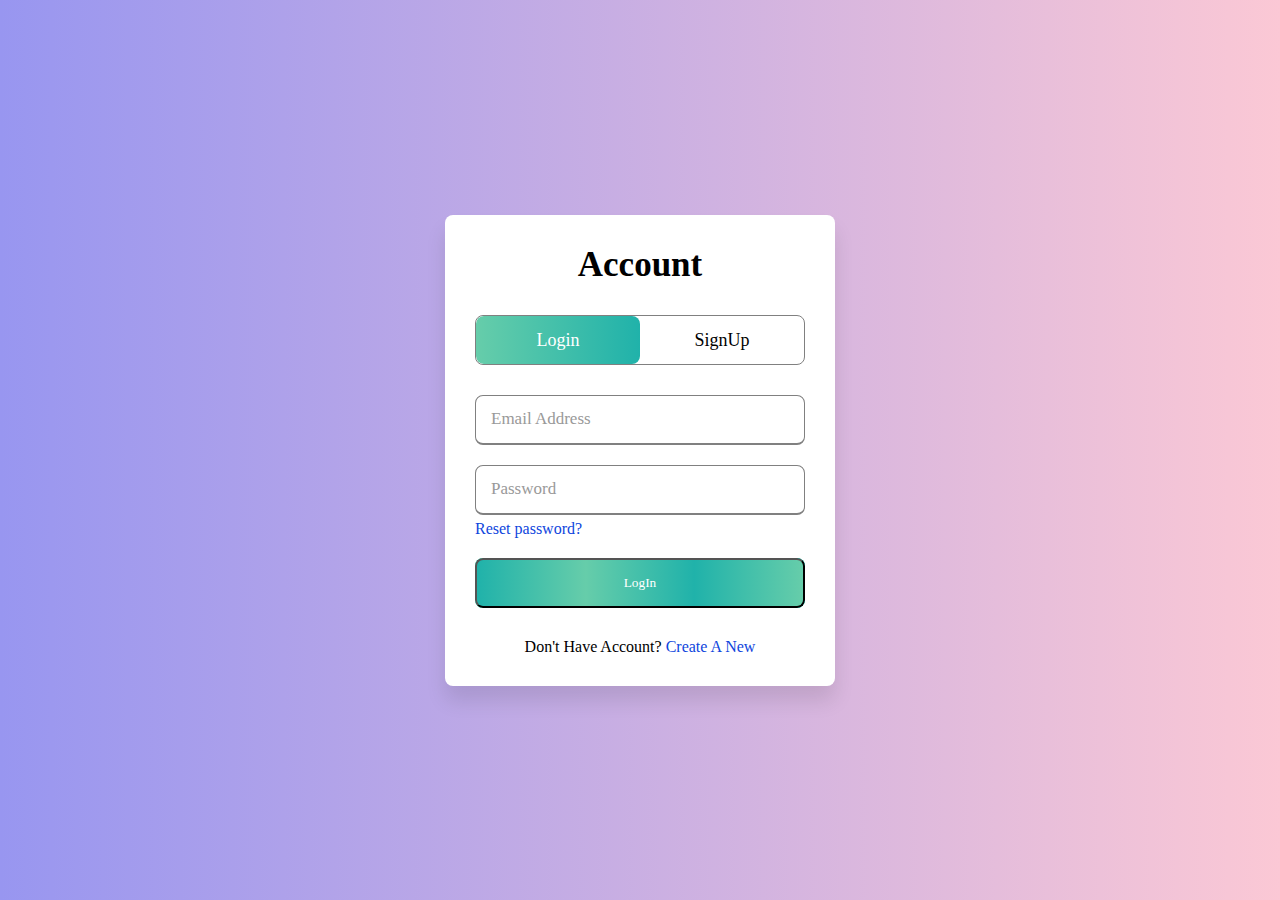
<file: HtmlFiles/loginPage.html>
<!DOCTYPE html>
<html lang="en" dir="ltr">

<head>
    <meta charset="utf-8">
    <title>Sign Up | Log In</title>
    <link rel="stylesheet" href="../CssFiles/loginPage.css">
    <meta name="viewport" content="width=device-width, initial-scale=1.0">
</head>

<body>
    <div class="wrapper">
        <div class="title-text">
            <div class="title login">
                Account
            </div>
            <div class="title signup">
                Account
            </div>
        </div>
        <div class="form-container">
            <div class="slide-controls">
                <input type="radio" name="slide" id="login" checked>
                <input type="radio" name="slide" id="signup">
                <label for="login" class="slide login">Login</label>
                <label for="signup" class="slide signup">SignUp</label>
                <div class="slider-tab"></div>
            </div>
            <div class="form-inner">
                <form action="homePage.html" class="login">
                    <div class="field">
                        <input type="text" placeholder="Email Address" required>
                    </div>
                    <div class="field">
                        <input type="password" placeholder="Password" required>
                    </div>
                    <div class="pass-link">
                        <a href="#">Reset password?</a>
                    </div>
                    <div class="field btn">
                        <div class="btn-layer"></div>
                        <button class="btn" onclick="homePage()">LogIn</button>
                    </div>
                    <div class="signup-link">
                        Don't Have Account? <a href="">Create A New</a>
                    </div>
                </form>
                <form action="#" class="signup">
                    <div class="field">
                        <input type="text" placeholder="Email Address" required>
                    </div>
                    <div class="field">
                        <input type="password" placeholder="Password" required>
                    </div>
                    <div class="field">
                        <input type="password" placeholder="Confirm Password" required>
                    </div>
                    <div class="field btn">
                        <div class="btn-layer"></div>
                        <input type="submit" value="SignUp">
                    </div>
                </form>
            </div>
        </div>
    </div>
    <script>
        function homePage(){
            window.location = "homePage.html";
        }
    </script>
</body>

</html>
</file>
<file: CssFiles/loginPage.css>
@import url('https://fonts.googleapis.com/css2?family=Raleway:wght@300&display=swap');

* {
    margin: 0;
    padding: 0;
    box-sizing: border-box;
    font-family: "Roboto";
}

html,
body {
    display: grid;
    height: 100%;
    width: 100%;
    place-items: center;
    background: -webkit-linear-gradient(left, #9896F0, #FBC8D5);
}

::selection {
    background: #12e8f0;
    color: #fff;
}

.wrapper {
    overflow: hidden;
    max-width: 390px;
    background: #fff;
    padding: 30px;
    border-radius: 8px;
    box-shadow: 0px 15px 20px rgba(0, 0, 0, 0.1);
}

.wrapper .title-text {
    display: flex;
    width: 200%;
}

.wrapper .title {
    width: 50%;
    font-size: 35px;
    font-weight: 600;
    text-align: center;
    transition: all 0.6s cubic-bezier(0.68, -0.55, 0.265, 1.55);
}

.wrapper .slide-controls {
    position: relative;
    display: flex;
    height: 50px;
    width: 100%;
    overflow: hidden;
    margin: 30px 0 10px 0;
    justify-content: space-between;
    border: 1px solid grey;
    border-radius: 8px;
}

.slide-controls .slide {
    height: 100%;
    width: 100%;
    color: #fff;
    font-size: 18px;
    font-weight: 500;
    text-align: center;
    line-height: 48px;
    cursor: pointer;
    z-index: 1;
    transition: all 0.6s ease;
}

.slide-controls label.signup {
    color: #000;
}

.slide-controls .slider-tab {
    position: absolute;
    height: 100%;
    width: 50%;
    left: 0;
    z-index: 0;
    border-radius: 8px;
    background: -webkit-linear-gradient(left, #66CDAA, #20B2AA);
    transition: all 0.6s cubic-bezier(0.68, -0.55, 0.265, 1.55);
}

input[type="radio"] {
    display: none;
}

#signup:checked~.slider-tab {
    left: 50%;
}

#signup:checked~label.signup {
    color: #fff;
    cursor: default;
    user-select: none;
}

#signup:checked~label.login {
    color: #000;
}

#login:checked~label.signup {
    color: #000;
}

#login:checked~label.login {
    cursor: default;
    user-select: none;
}

.wrapper .form-container {
    width: 100%;
    overflow: hidden;
}

.form-container .form-inner {
    display: flex;
    width: 200%;
}

.form-container .form-inner form {
    width: 50%;
    transition: all 0.6s cubic-bezier(0.68, -0.55, 0.265, 1.55);
}

.form-inner form .field {
    height: 50px;
    width: 100%;
    margin-top: 20px;
}

.form-inner form .field input {
    height: 100%;
    width: 100%;
    outline: none;
    padding-left: 15px;
    border-radius: 8px;
    border: 1px solid grey;
    border-bottom-width: 2px;
    font-size: 17px;
    transition: all 0.3s ease;
}

.form-inner form .field input:focus {
    border-color: #12e8f0;
}

.form-inner form .field input::placeholder {
    color: #999;
    transition: all 0.3s ease;
}

form .field input:focus::placeholder {
    color: #b3b3b3;
}

.form-inner form .pass-link {
    margin-top: 5px;
}

.form-inner form .signup-link {
    text-align: center;
    margin-top: 30px;
}

.form-inner form .pass-link a,
.form-inner form .signup-link a {
    color: #0e45dd;
    text-decoration: none;
}

.form-inner form .pass-link a:hover,
.form-inner form .signup-link a:hover {
    text-decoration: underline;
}

form .btn {
    height: 50px;
    width: 100%;
    border-radius: 8px;
    position: relative;
    overflow: hidden;
}

form .btn .btn-layer {
    height: 100%;
    width: 300%;
    position: absolute;
    left: -100%;
    background: -webkit-linear-gradient(right, #66CDAA, #20B2AA, #66CDAA, #20B2AA);
    border-radius: 8px;
    transition: all 0.4s ease;
    ;
}

form .btn:hover .btn-layer {
    left: 0;
}

form .btn input[type="submit"] {
    height: 100%;
    width: 100%;
    z-index: 2;
    position: relative;
    background: none;
    border: none;
    color: #fff;
    padding-left: 0;
    border-radius: 15px;
    font-size: 20px;
    font-weight: 500;
    cursor: pointer;
}
.btn {
    background: -webkit-linear-gradient(right, #66CDAA, #20B2AA, #66CDAA, #20B2AA);
    color: #fff;
}
</file>
